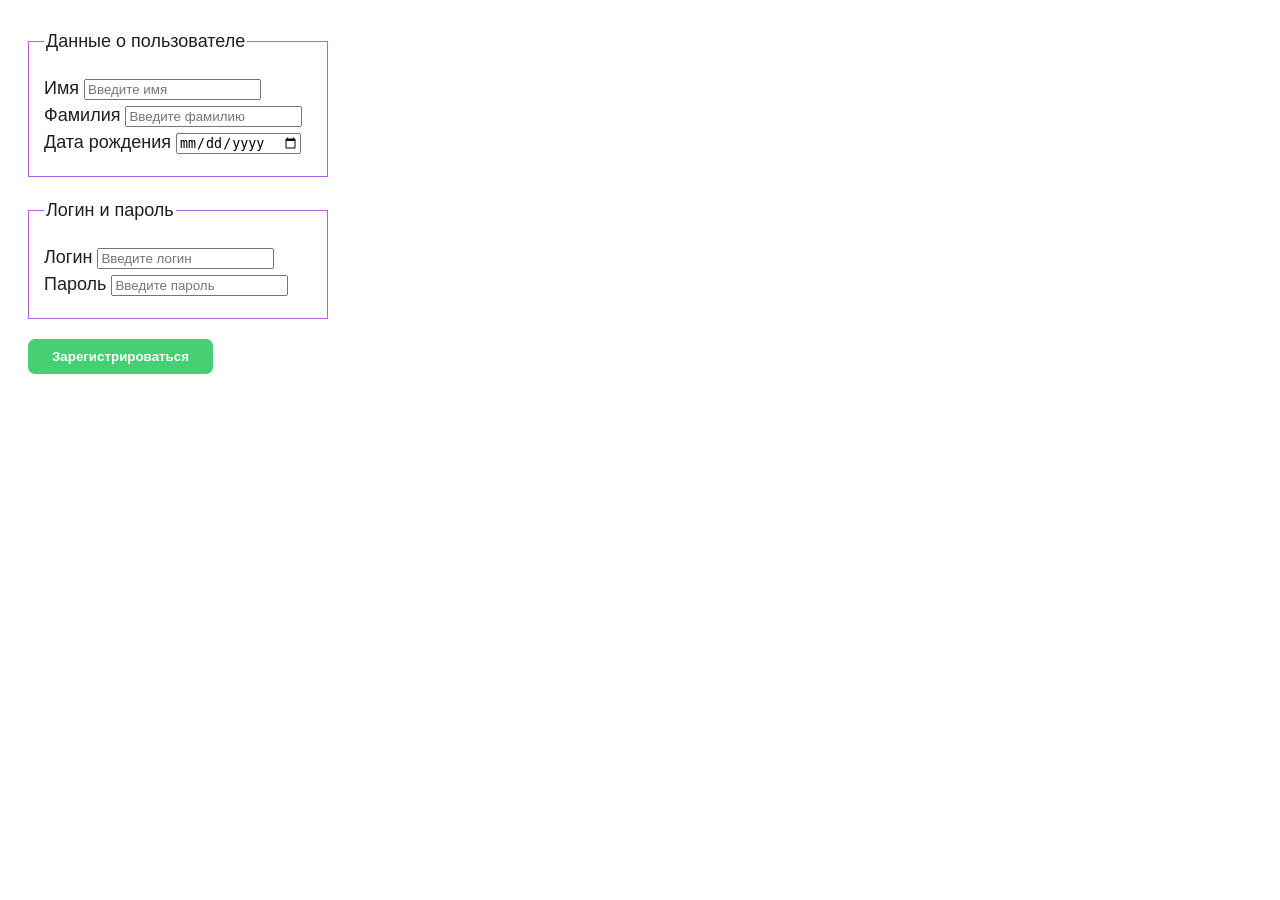
<file: lesson10_1/index.html>
<!DOCTYPE html>
<html lang="ru">
<head>
    <meta charset="UTF-8">
    <meta name="viewport" content="width=device-width, initial-scale=1.0">
    <title>Форма регистрации</title>
    <link rel="stylesheet" href="app.css">
</head>
<body>
    <form>
        <fieldset>
            <legend>Данные о пользователе</legend>
            <label>
                Имя
                <input type="text" name="name" placeholder="Введите имя">
            </label>
            <br>
            <label>
                Фамилия
                <input type="text" name="surname" placeholder="Введите фамилию">
            </label>
            <br>
            <label>
                Дата рождения
                <input type="date" name="date">
            </label>
        </fieldset>
        <fieldset>
            <legend>Логин и пароль</legend>
            <label>
                Логин
                <input type="text" name="login" placeholder="Введите логин">
            </label>
            <br>
            <label>
                Пароль
                <input type="text" name="password" placeholder="Введите пароль">
            </label>
        </fieldset>
        <button>Зарегистрироваться</button>
    </form>
</body>
</html>
</file>
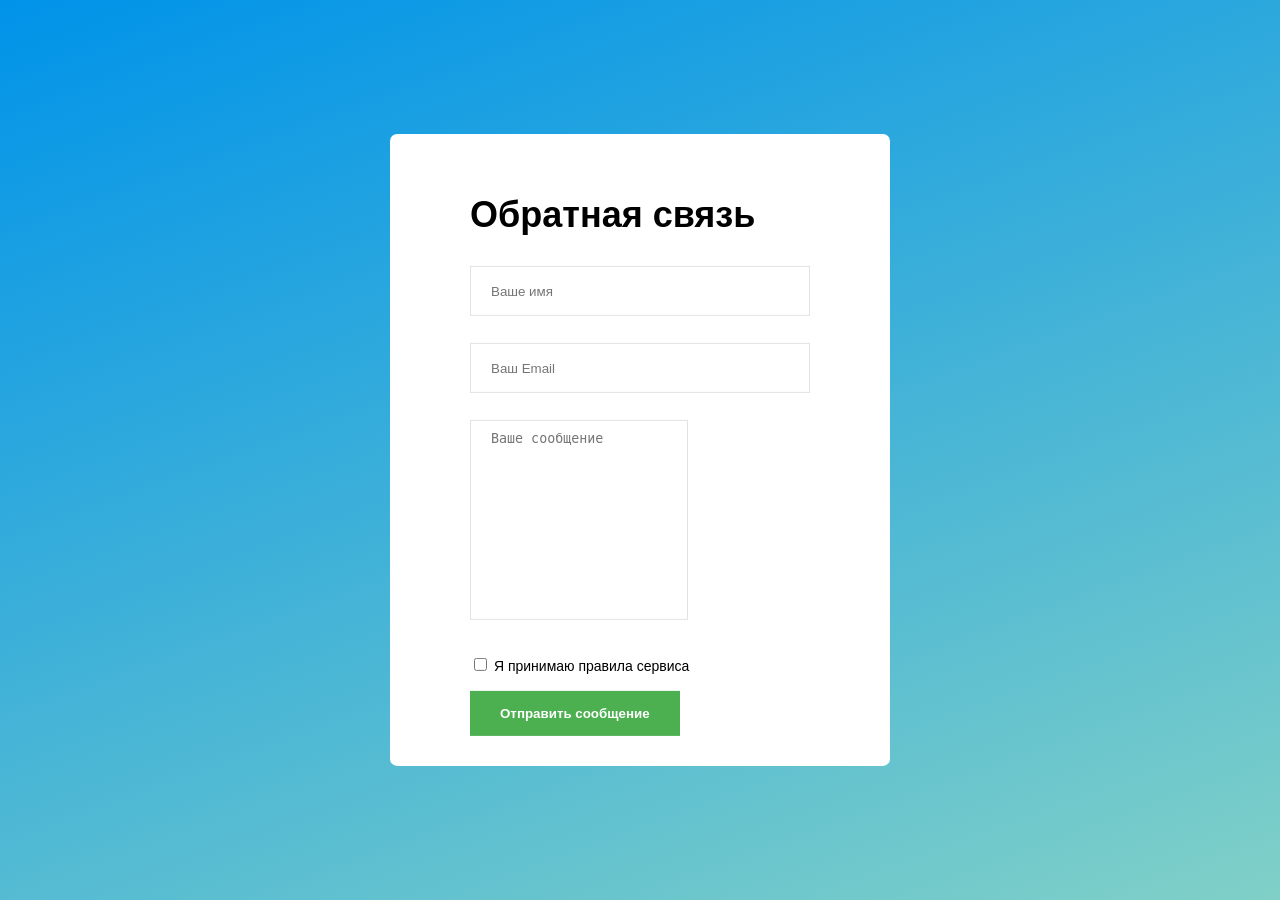
<file: lesson10_2/index.html>
<!DOCTYPE html>
<html lang="ru">
<head>
  <meta charset="UTF-8">
  <meta name="viewport" content="width=device-width, initial-scale=1.0">
  <title>Обратная связь</title>
  <link rel="stylesheet" href="app.css">
</head>
<body>
  <form class="block-center form">
    <!-- BEGIN (write your solution here) -->
      <h1>Обратная связь</h1>
      <div class="form-input mb-2">
        <input id="name" type="text"placeholder="Ваше имя">
        <label for="name" class="sr-only">Ваше имя</label>
      </div>
      <div class="form-input mb-2">
        <input id="email" type="text"placeholder="Ваш Email">
        <label for="email" class="sr-only">Ваш Email</label>
      </div>
      <div class="form-input mb-2">
        <label>
          <textarea placeholder="Ваше сообщение"></textarea>
        </label>
      </div>
      <div class="small mb-1">
        <label>
        <input type="checkbox" name="conditions" value="conditions">
        Я принимаю правила сервиса
      </label>
      </div>
    <!-- END -->
    <button class="btn btn-green">Отправить сообщение</button>
  </form>
</body>
</html>
</file>
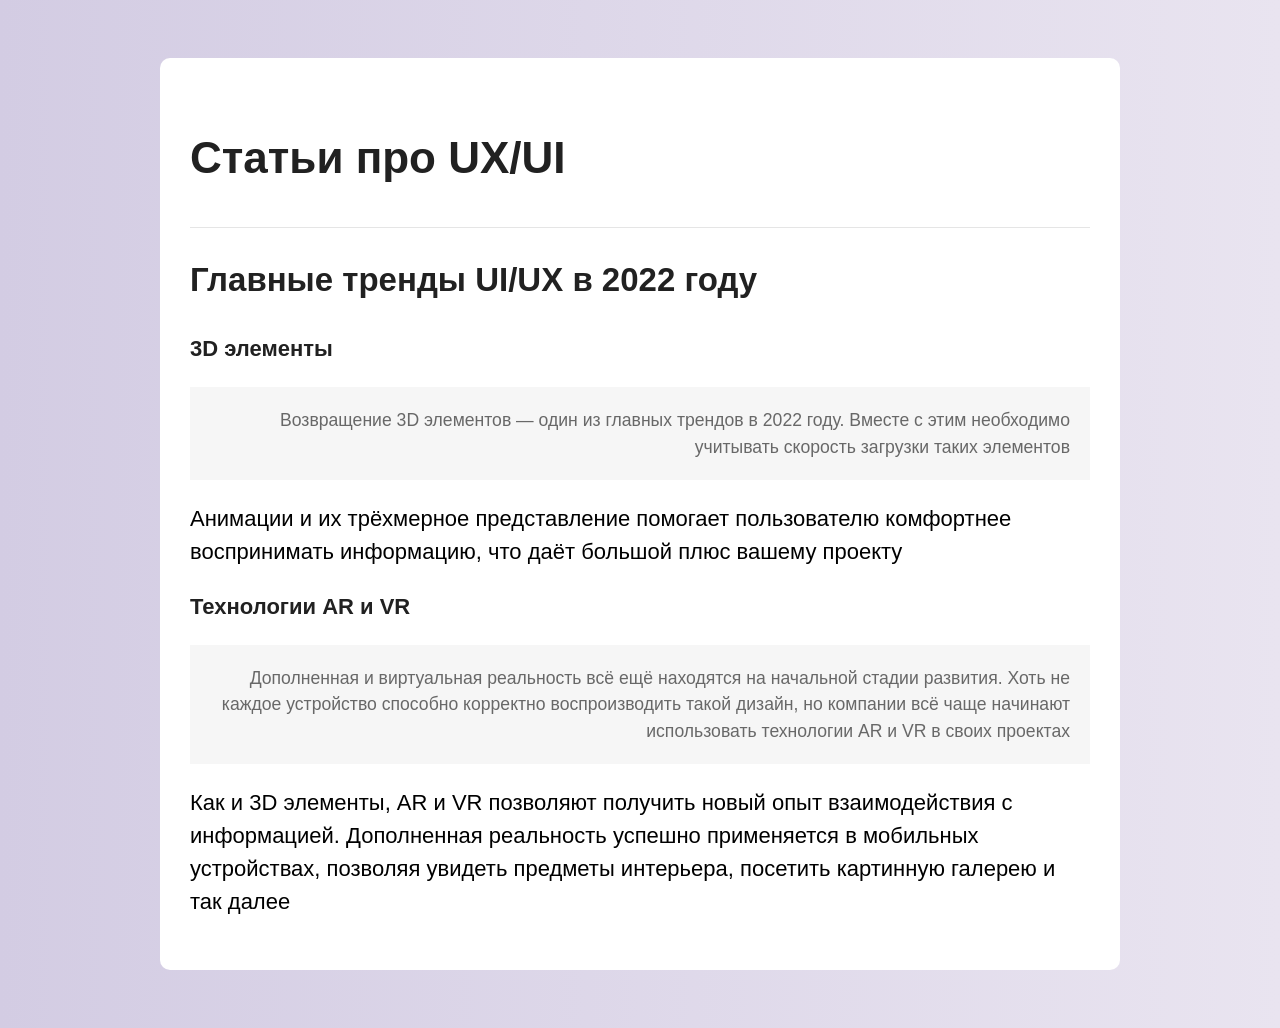
<file: lesson11_2/index.html>
<!DOCTYPE html>
<html lang="ru">
<head>
  <meta charset="UTF-8">
  <meta name="viewport" content="width=device-width, initial-scale=1.0">
  <link rel="stylesheet" href="app.css">
  <title>Статьи про UX/UI</title>
</head>
<body>
  <section class="articles">
    <h1>Статьи про UX/UI</h1>
    <article>
      <h2>Главные тренды UI/UX в 2022 году</h2>
      <h3>3D элементы</h3>
      <p>Возвращение 3D элементов — один из главных трендов в 2022 году. Вместе с этим необходимо учитывать скорость загрузки таких элементов</p>
      <p>Анимации и их трёхмерное представление помогает пользователю комфортнее воспринимать информацию, что даёт большой плюс вашему проекту</p>
      <h3>Технологии AR и VR</h3>
      <p>Дополненная и виртуальная реальность всё ещё находятся на начальной стадии развития. Хоть не каждое устройство способно корректно воспроизводить такой дизайн, но компании всё чаще начинают использовать технологии AR и VR в своих проектах</p>
      <p>Как и 3D элементы, AR и VR позволяют получить новый опыт взаимодействия с информацией. Дополненная реальность успешно применяется в мобильных устройствах, позволяя увидеть предметы интерьера, посетить картинную галерею и так далее</p>
    </article>
  </section>
</body>
</html>
</file>
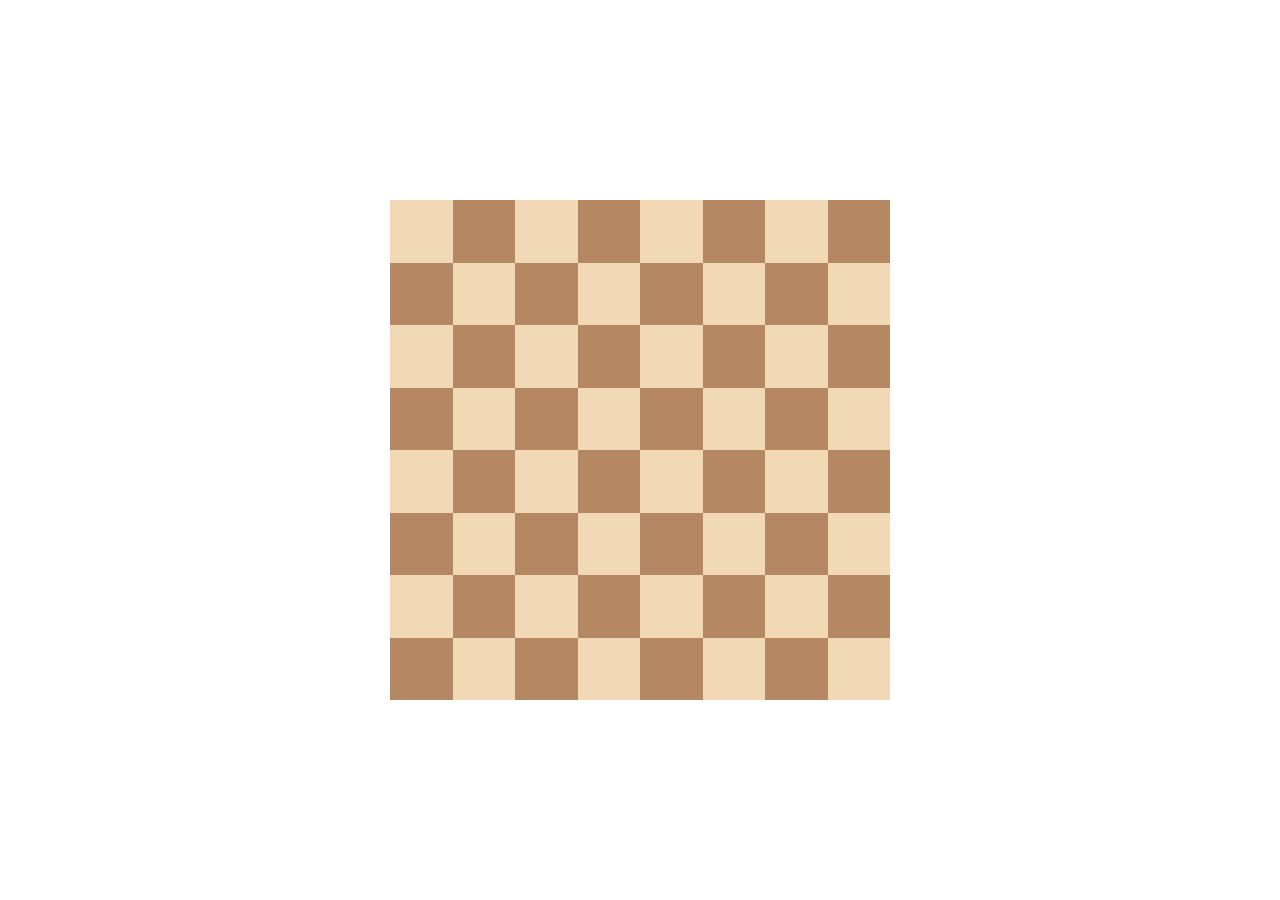
<file: lesson12_1/index.html>
<!DOCTYPE html>
<html lang="ru">
<head>
  <meta charset="UTF-8">
  <meta name="viewport" content="width=device-width, initial-scale=1.0">
  <title>Шахматная доска</title>
  <link rel="stylesheet" href="app.css">
</head>
<body>
  <table class="chessboard">
    <tr class="one">
      <td></td>
      <td></td>
      <td></td>
      <td></td>
      <td></td>
      <td></td>
      <td></td>
      <td></td>
    </tr>
    <tr class="two">
      <td></td>
      <td></td>
      <td></td>
      <td></td>
      <td></td>
      <td></td>
      <td></td>
      <td></td>
    </tr>
    <tr class="three">
      <td></td>
      <td></td>
      <td></td>
      <td></td>
      <td></td>
      <td></td>
      <td></td>
      <td></td>
    </tr>
    <tr class="four">
      <td></td>
      <td></td>
      <td></td>
      <td></td>
      <td></td>
      <td></td>
      <td></td>
      <td></td>
    </tr>
    <tr class="five">
      <td></td>
      <td></td>
      <td></td>
      <td></td>
      <td></td>
      <td></td>
      <td></td>
      <td></td>
    </tr>
    <tr class="six">
      <td></td>
      <td></td>
      <td></td>
      <td></td>
      <td></td>
      <td></td>
      <td></td>
      <td></td>
    </tr>
    <tr class="seven">
      <td></td>
      <td></td>
      <td></td>
      <td></td>
      <td></td>
      <td></td>
      <td></td>
      <td></td>
    </tr>
    <tr class="eight">
      <td></td>
      <td></td>
      <td></td>
      <td></td>
      <td></td>
      <td></td>
      <td></td>
      <td></td>
    </tr>
  </table>
</body>
</html>
</file>
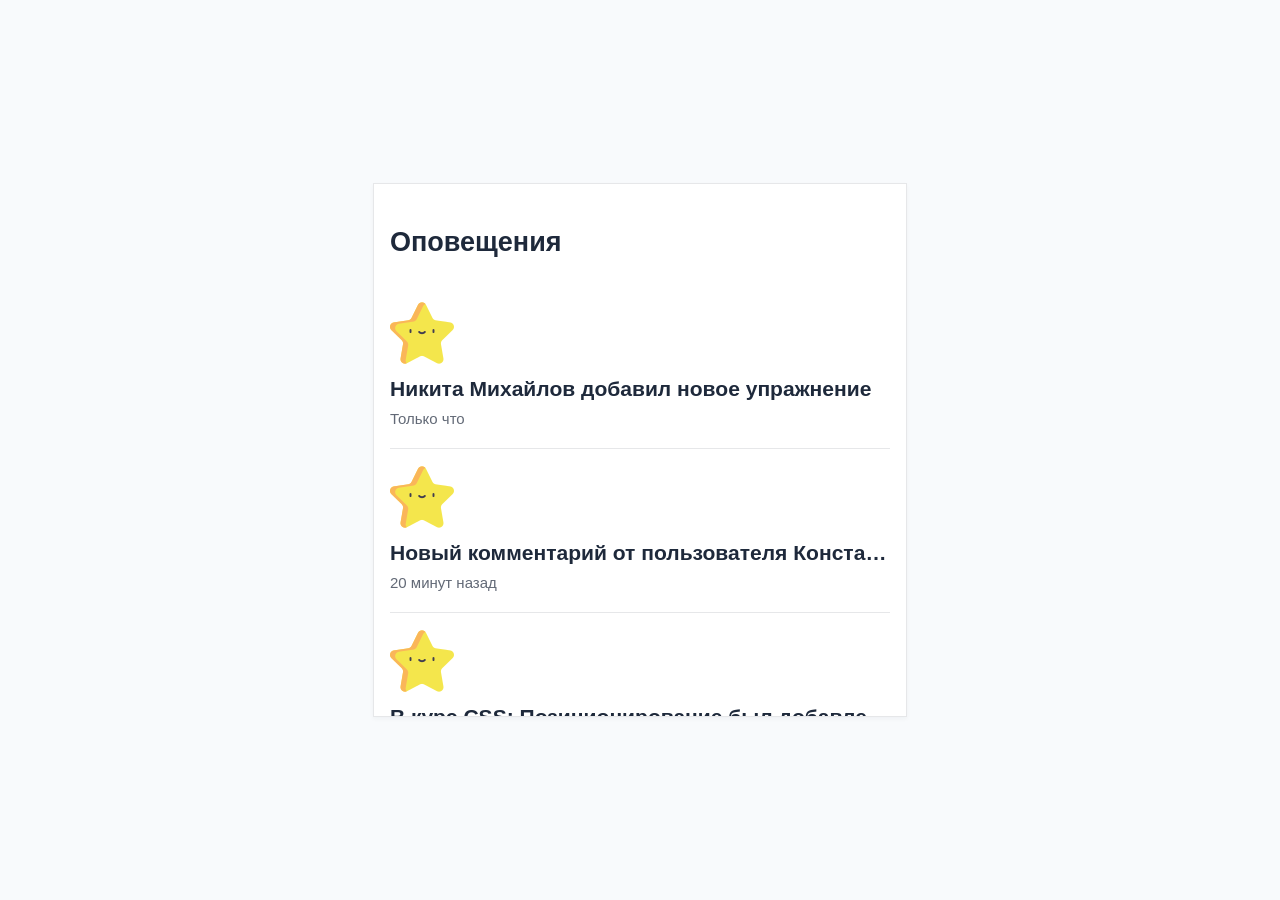
<file: lesson14_1/index.html>
<!DOCTYPE html>
<html lang="ru">
<head>
  <meta charset="UTF-8">
  <meta name="viewport" content="width=device-width, initial-scale=1.0">
  <title>Компонент «Оповещения»</title>
  <link rel="stylesheet" href="app.css">
</head>
<body>
  <section class="notifications">
    <h2>Оповещения</h2>
    <div class="notifications-item">
      <img src="../assets/star.png" alt="Уведомление">
      <div>
        <h3>Никита Михайлов добавил новое упражнение</h3>
        <p><small>Только что</small></p>
      </div>
    </div>
    <div class="notifications-item">
      <img src="../assets/star.png" alt="Уведомление">
      <div>
        <h3>Новый комментарий от пользователя Константин Константинопольский</h3>
        <p><small>20 минут назад</small></p>
      </div>
    </div>
    <div class="notifications-item">
      <img src="../assets/star.png" alt="Уведомление">
      <div>
        <h3>В курс <strong>CSS: Позиционирование</strong> был добавлен новый урок</h3>
        <p><small>8 часов назад</small></p>
      </div>
    </div>
    <div class="notifications-item">
      <img src="../assets/star.png" alt="Уведомление">
      <div>
        <h3>В блоге новая статья</h3>
        <p><small>вчера</small></p>
      </div>
    </div>
  </section>
</body>
</html>
</file>
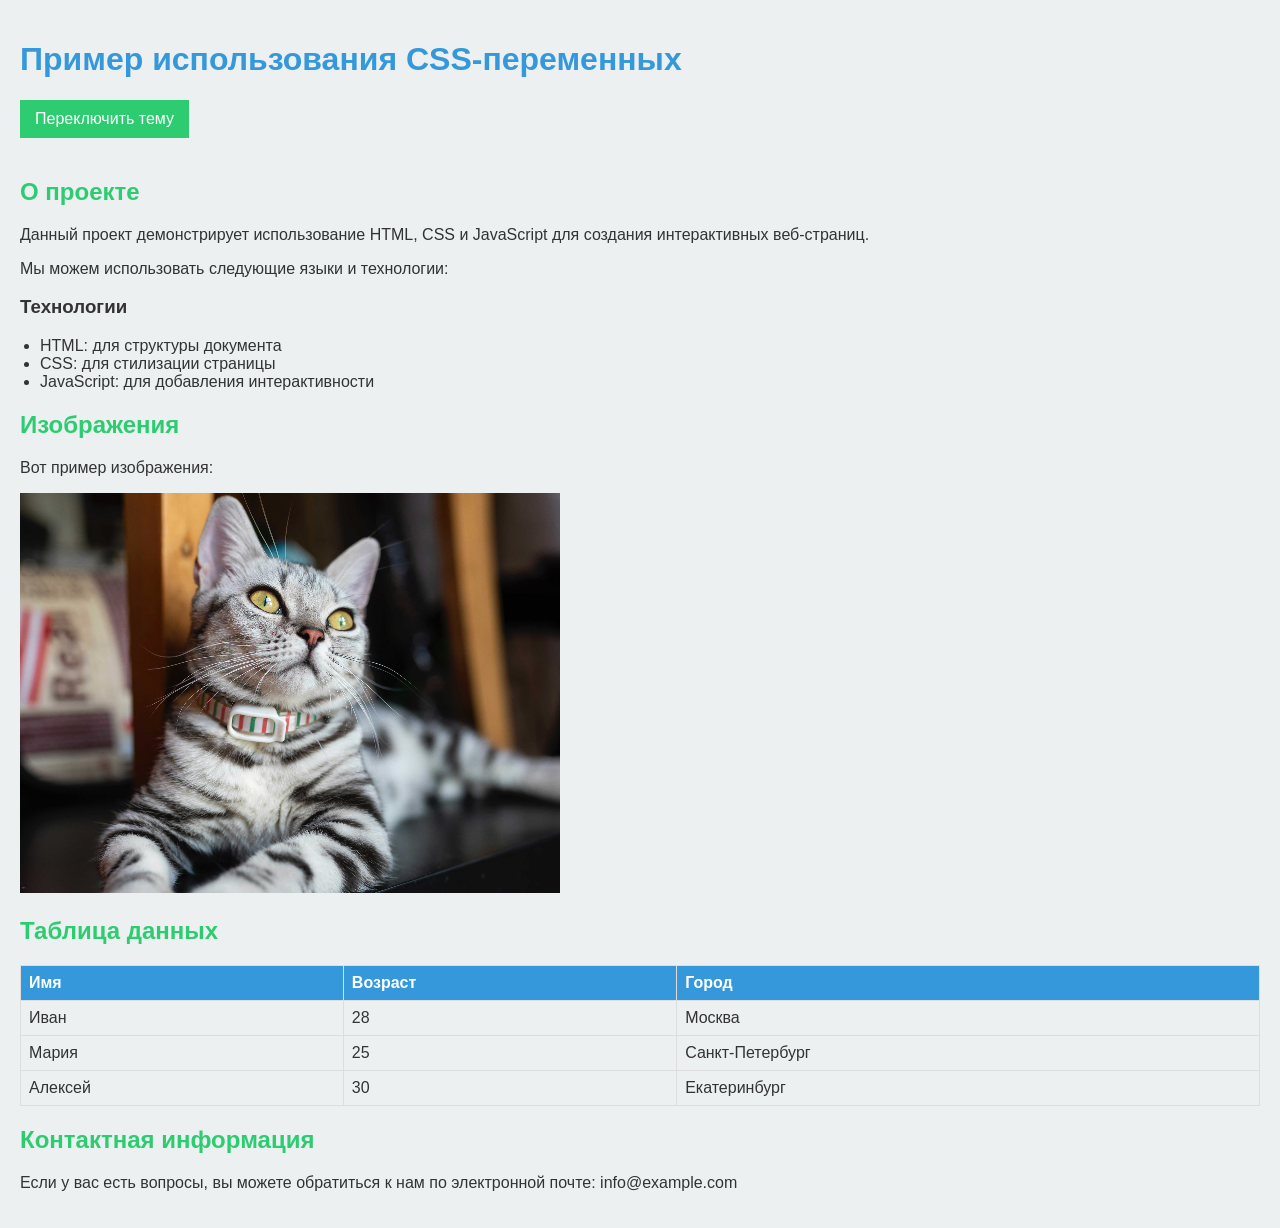
<file: lesson15/index.html>
<!DOCTYPE html>
<html lang="ru">
<head>
  <meta charset="UTF-8">
  <meta name="viewport" content="width=device-width, initial-scale=1.0">
  <title>Компонент «Оповещения»</title>
  <link rel="stylesheet" href="app.css">
</head>
<body>

  <h1>Пример использования CSS-переменных</h1>
  <button id="toggle-theme">Переключить тему</button>

  <h2>О проекте</h2>
  <p>Данный проект демонстрирует использование HTML, CSS и JavaScript для создания интерактивных веб-страниц.</p>
  <p>Мы можем использовать следующие языки и технологии:</p>

  <h3>Технологии</h3>
  <ul>
      <li>HTML: для структуры документа</li>
      <li>CSS: для стилизации страницы</li>
      <li>JavaScript: для добавления интерактивности</li>
  </ul>

  <h2>Изображения</h2>
  <p>Вот пример изображения:</p>
  <img src="../assets/cat.png" alt="Пример изображения" />

  <h2>Таблица данных</h2>
  <table>
      <tr>
          <th>Имя</th>
          <th>Возраст</th>
          <th>Город</th>
      </tr>
      <tr>
          <td>Иван</td>
          <td>28</td>
          <td>Москва</td>
      </tr>
      <tr>
          <td>Мария</td>
          <td>25</td>
          <td>Санкт-Петербург</td>
      </tr>
      <tr>
          <td>Алексей</td>
          <td>30</td>
          <td>Екатеринбург</td>
      </tr>
  </table>

  <h2>Контактная информация</h2>
  <p>Если у вас есть вопросы, вы можете обратиться к нам по электронной почте: info@example.com</p>

  <script src="index.js"></script>
</body>
</html>
</file>
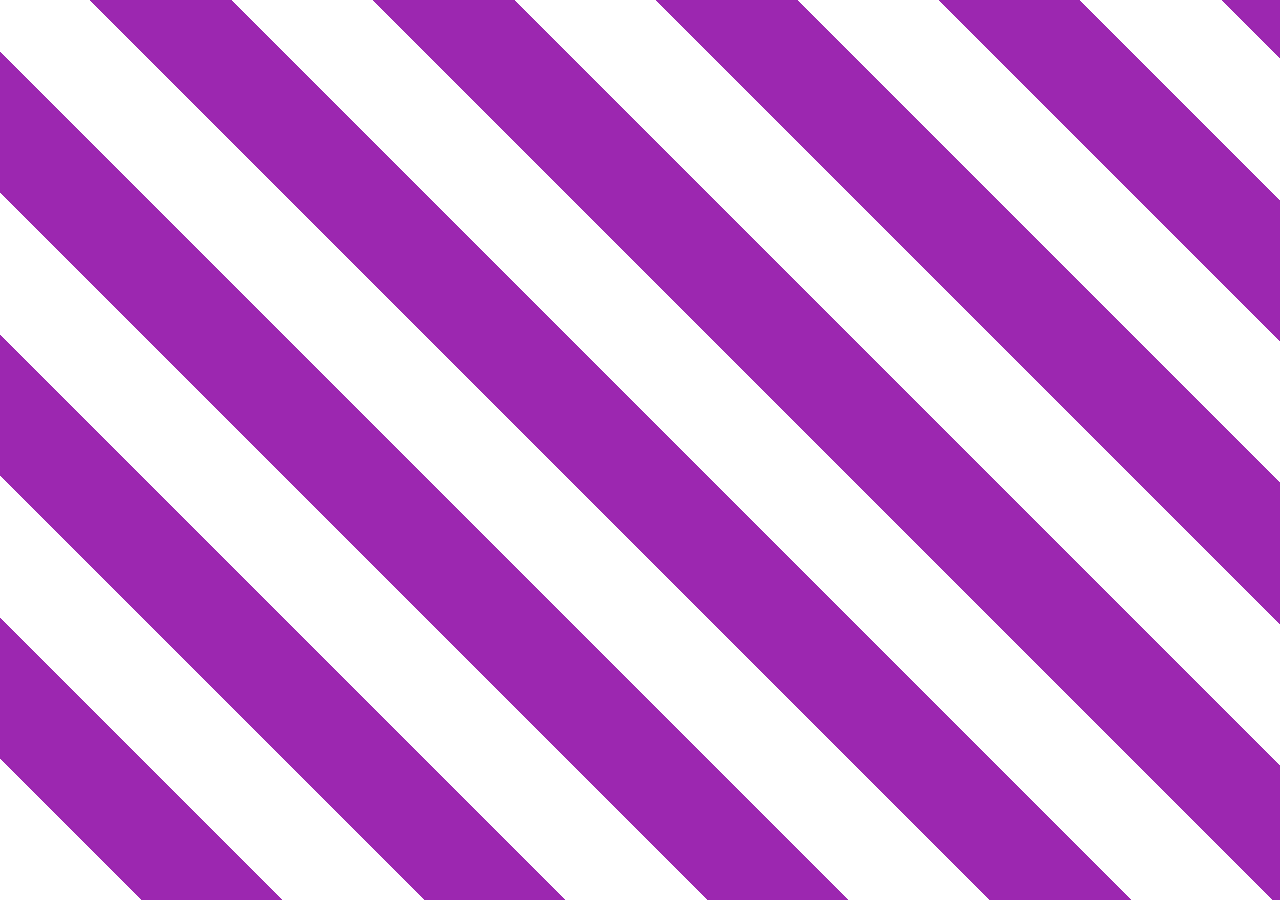
<file: lesson17/index.html>
<!DOCTYPE html>
<html lang="en">
<head>
  <meta charset="UTF-8">
  <meta name="viewport" content="width=device-width, initial-scale=1.0">
  <link rel="stylesheet" href="app.css">
  <title>Pattern</title>
</head>
<body>
</body>
</html>
</file>
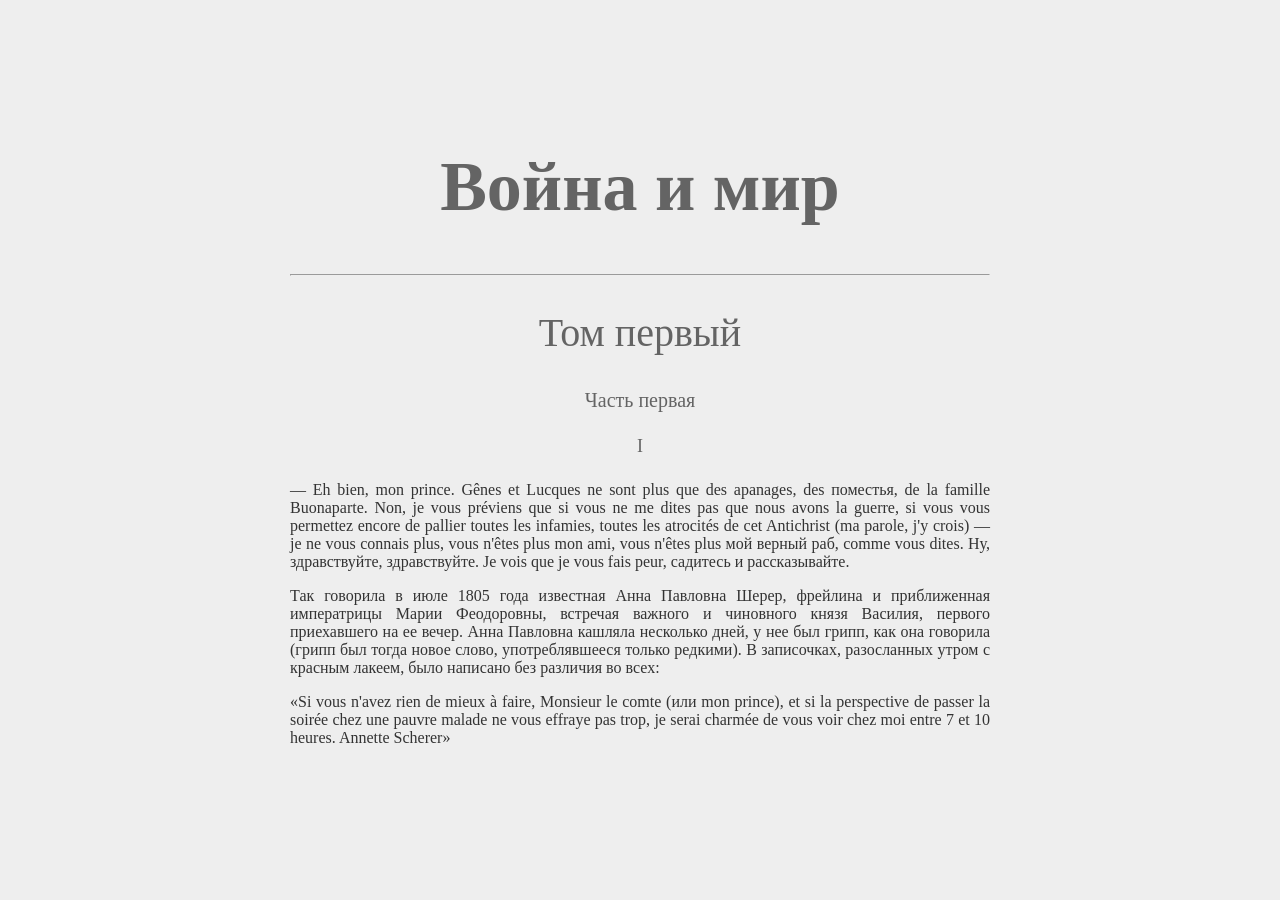
<file: lesson3/index.html>
<!DOCTYPE html>
<html lang="ru">
<head>
  <meta charset="UTF-8">
  <meta name="viewport" content="width=device-width, initial-scale=1.0">
  <link rel="stylesheet" href="app.css">
  <title>Л. Н. Толстой — Война и мир</title>
</head>
<body>
  <!-- BEGIN (write your solution here) -->
  <h1 class="zagolovok puk1">Война и мир</h1>
  <hr>
  <h2 class="zagolovok">Том первый</h2>
  <h3 class="zagolovok">Часть первая</h3>
  <h4 class="zagolovok puk4">I</h4>
  <p>— Eh bien, mon prince. Gênes et Lucques ne sont plus que des apanages, des поместья, de la famille Buonaparte. Non, je vous préviens que si vous ne me dites pas que nous avons la guerre, si vous vous permettez encore de pallier toutes les infamies, toutes les atrocités de cet Antichrist (ma parole, j'y crois) — je ne vous connais plus, vous n'êtes plus mon ami, vous n'êtes plus мой верный раб, comme vous dites. Ну, здравствуйте, здравствуйте. Je vois que je vous fais peur, садитесь и рассказывайте.</p>
  <p>Так говорила в июле 1805 года известная Анна Павловна Шерер, фрейлина и приближенная императрицы Марии Феодоровны, встречая важного и чиновного князя Василия, первого приехавшего на ее вечер. Анна Павловна кашляла несколько дней, у нее был грипп, как она говорила (грипп был тогда новое слово, употреблявшееся только редкими). В записочках, разосланных утром с красным лакеем, было написано без различия во всех:</p>
  <p>«Si vous n'avez rien de mieux à faire, Monsieur le comte (или mon prince), et si la perspective de passer la soirée chez une pauvre malade ne vous effraye pas trop, je serai charmée de vous voir chez moi entre 7 et 10 heures. Annette Scherer»</p>
  <!-- END -->
</body>
</html>
</file>
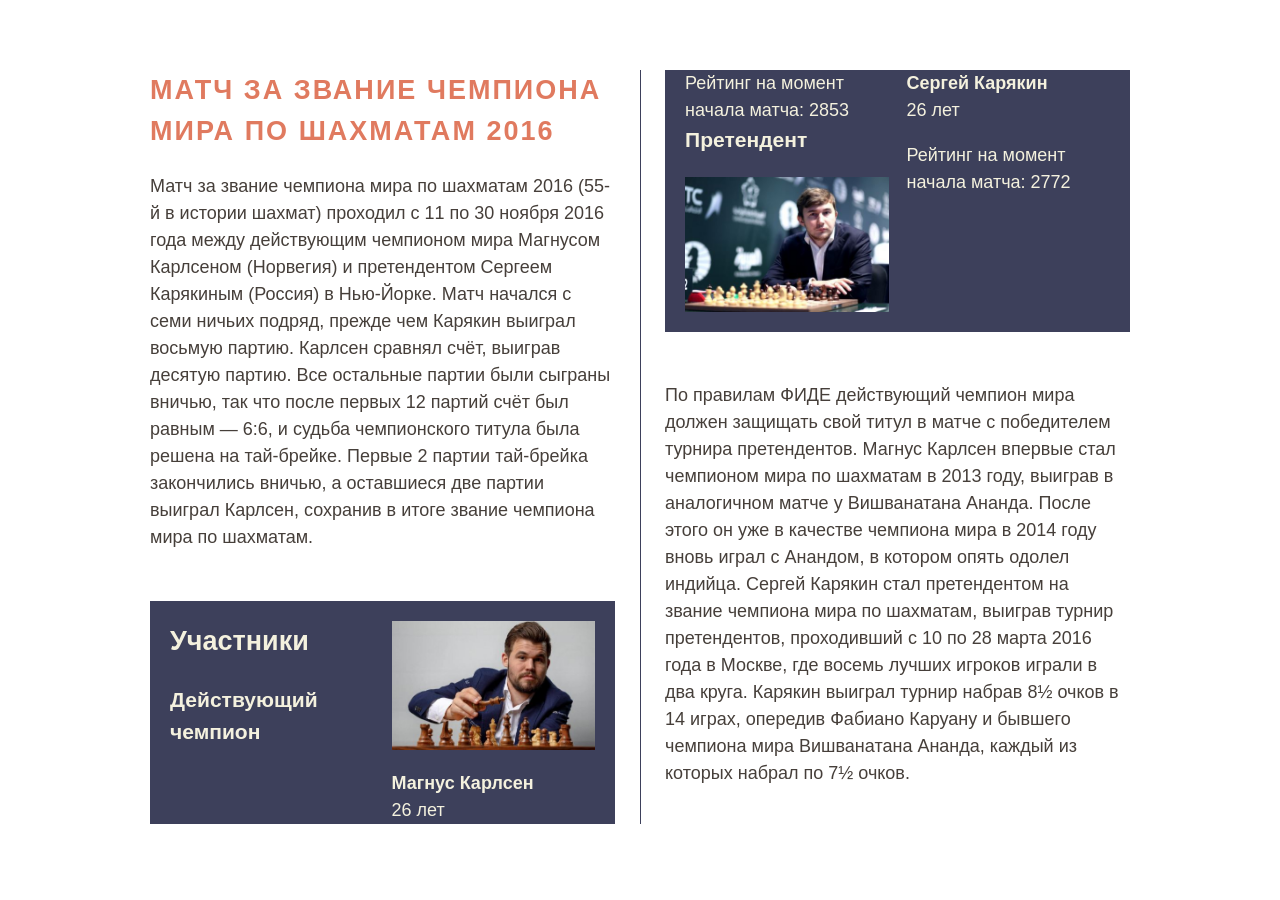
<file: lesson6/index.html>
<!DOCTYPE html>
<html lang="ru">
<head>
  <meta charset="UTF-8">
  <meta name="viewport" content="width=device-width, initial-scale=1.0">
  <link rel="stylesheet" href="app.css">
  <title>Матч за звание чемпиона мира по шахматам 2016</title>
</head>
<body>
  <article class="article">
    <!-- BEGIN (write your solution here) -->
    <h1>Матч за звание чемпиона мира по шахматам 2016</h1>
    <p>Матч за звание чемпиона мира по шахматам 2016 (55-й в истории шахмат) проходил с 11 по 30 ноября 2016 года между действующим чемпионом мира Магнусом Карлсеном (Норвегия) и претендентом Сергеем Карякиным (Россия) в Нью-Йорке. Матч начался с семи ничьих подряд, прежде чем Карякин выиграл восьмую партию. Карлсен сравнял счёт, выиграв десятую партию. Все остальные партии были сыграны вничью, так что после первых 12 партий счёт был равным — 6:6, и судьба чемпионского титула была решена на тай-брейке. Первые 2 партии тай-брейка закончились вничью, а оставшиеся две партии выиграл Карлсен, сохранив в итоге звание чемпиона мира по шахматам.</p>
    <!-- END -->
    <section class="applicants">
      <h2 class="applicants-header">Участники</h2>

      <div class="member">
        <h3>Действующий чемпион</h3>
        <img src="../assets/magnus.jpg" alt="Магнус Карлсен">
        <p class="member-name">Магнус Карлсен</p>
        <p>26 лет</p>
        <p>Рейтинг на момент начала матча: 2853</p>
      </div>

      <div class="member">
        <h3>Претендент</h3>
        <img src="../assets/karyakin.jpg" alt="Сергей Карякин">
        <p class="member-name">Сергей Карякин</p>
        <p>26 лет</p>
        <p>Рейтинг на момент начала матча: 2772</p>
      </div>
    </section>
    <!-- BEGIN (write your solution here) -->
    <p>По правилам ФИДЕ действующий чемпион мира должен защищать свой титул в матче с победителем турнира претендентов. Магнус Карлсен впервые стал чемпионом мира по шахматам в 2013 году, выиграв в аналогичном матче у Вишванатана Ананда. После этого он уже в качестве чемпиона мира в 2014 году вновь играл с Анандом, в котором опять одолел индийца. Сергей Карякин стал претендентом на звание чемпиона мира по шахматам, выиграв турнир претендентов, проходивший с 10 по 28 марта 2016 года в Москве, где восемь лучших игроков играли в два круга. Карякин выиграл турнир набрав 8½ очков в 14 играх, опередив Фабиано Каруану и бывшего чемпиона мира Вишванатана Ананда, каждый из которых набрал по 7½ очков.</p>
    <!-- END -->
  </article>
</body>
</html>
</file>
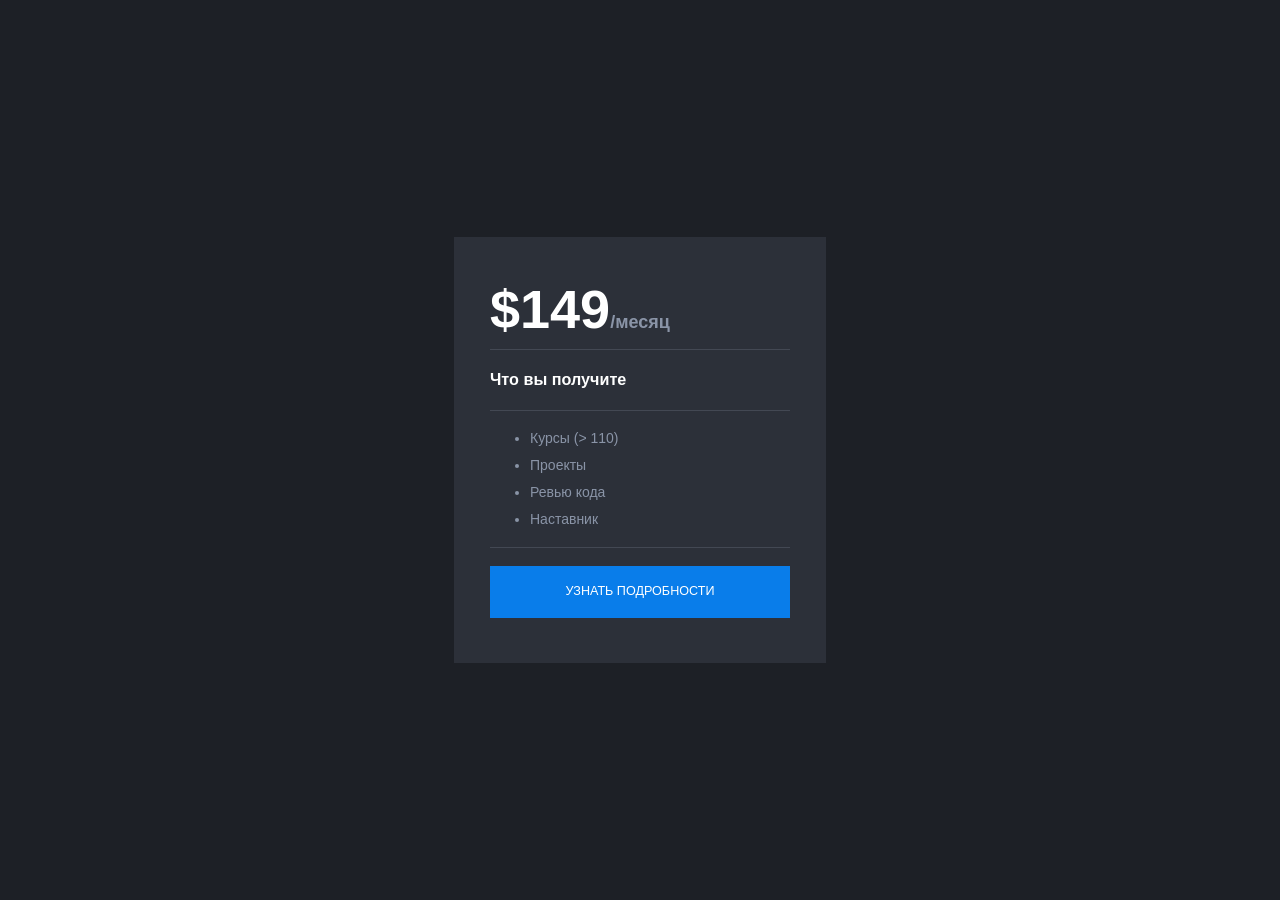
<file: lesson7/index.html>
<!DOCTYPE html>
<html lang="ru">
<head>
  <meta charset="UTF-8">
  <meta name="viewport" content="width=device-width, initial-scale=1.0">
  <link rel="stylesheet" href="app.css">
  <title>Hexlet Price</title>
</head>
<body>
  <div class="card">
    <h2 class="price border-bottom"><span>$149</span>/месяц</h2>
    <h3 class="border-bottom">Что вы получите</h3>
    <ul class="card-list border-bottom">
      <li>Курсы (&gt; 110)</li>
      <li>Проекты</li>
      <li>Ревью кода</li>
      <li>Наставник</li>
    </ul>
    <a href="#" class="btn btn-blue mt-1">Узнать подробности</a>
  </div>
</body>
</html>
</file>
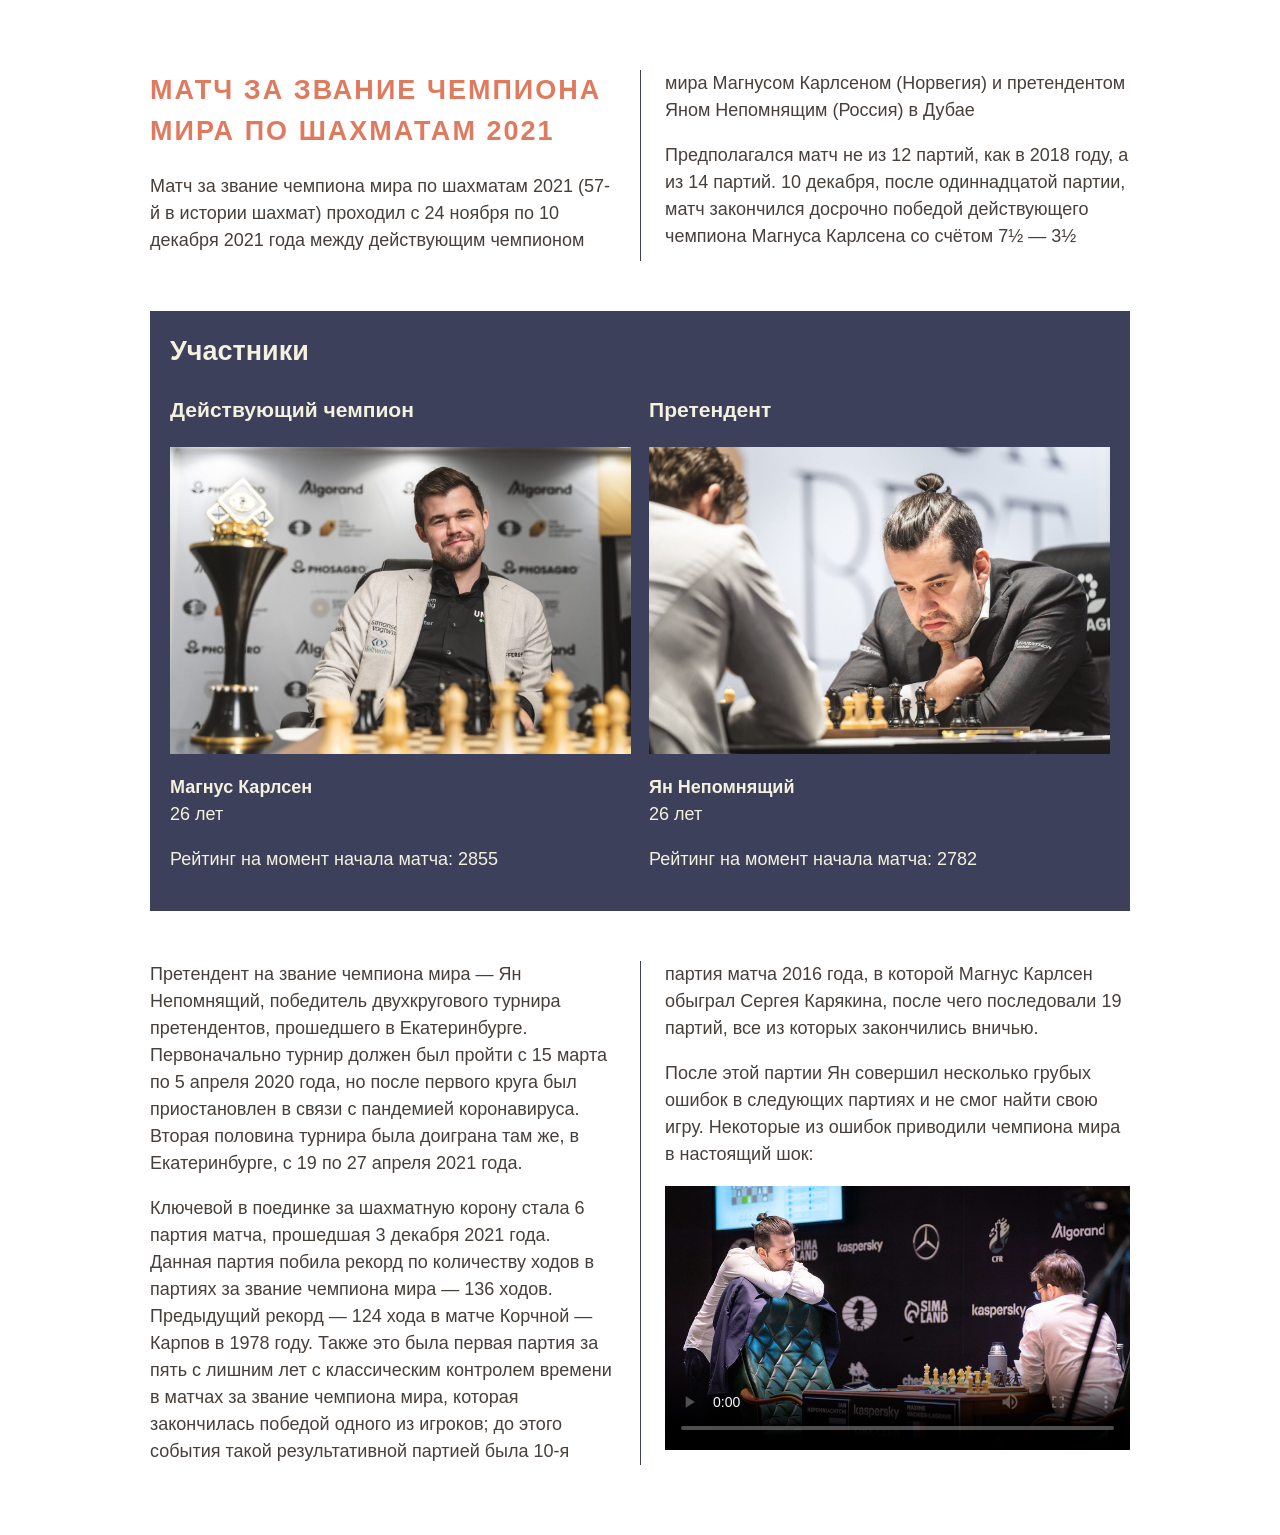
<file: lesson8/index.html>
<!DOCTYPE html>
<html lang="ru">
<head>
  <meta charset="UTF-8">
  <meta name="viewport" content="width=device-width, initial-scale=1.0">
  <link rel="stylesheet" href="app.css">
  <title>Матч за звание чемпиона мира по шахматам 2021</title>
</head>
<body>
  <article class="article">
    <h1>Матч за звание чемпиона мира по шахматам 2021</h1>
    <p>Матч за звание чемпиона мира по шахматам 2021 (57-й в истории шахмат) проходил с 24 ноября по 10 декабря 2021 года между действующим чемпионом мира Магнусом Карлсеном (Норвегия) и претендентом Яном Непомнящим (Россия) в Дубае</p>
    <p>Предполагался матч не из 12 партий, как в 2018 году, а из 14 партий. 10 декабря, после одиннадцатой партии, матч закончился досрочно победой действующего чемпиона Магнуса Карлсена со счётом 7½ — 3½</p>
    <section class="applicants">
      <h2 class="applicants-header">Участники</h2>
      <!-- BEGIN (write your solution here) -->
      <div class="member">
        <h3>Действующий чемпион</h3>
        <img src="../assets/magnus2.jpg" alt="Магнус Карлсен">
        <p class="member-name">Магнус Карлсен</p>
        <p>26 лет</p>
        <p>Рейтинг на момент начала матча: 2855</p>
      </div>

      <div class="member">
        <h3>Претендент</h3>
        <img src="../assets/nepomniachtchi.jpg" alt="Ян Непомнящий">
        <p class="member-name">Ян Непомнящий</p>
        <p>26 лет</p>
        <p>Рейтинг на момент начала матча: 2782</p>
      </div>
      <!-- END -->
    </section>

    <p>Претендент на звание чемпиона мира — Ян Непомнящий, победитель двухкругового турнира претендентов, прошедшего в Екатеринбурге. Первоначально турнир должен был пройти с 15 марта по 5 апреля 2020 года, но после первого круга был приостановлен в связи с пандемией коронавируса. Вторая половина турнира была доиграна там же, в Екатеринбурге, с 19 по 27 апреля 2021 года.</p>
    <p>Ключевой в поединке за шахматную корону стала 6 партия матча, прошедшая 3 декабря 2021 года. Данная партия побила рекорд по количеству ходов в партиях за звание чемпиона мира — 136 ходов. Предыдущий рекорд — 124 хода в матче Корчной — Карпов в 1978 году. Также это была первая партия за пять с лишним лет с классическим контролем времени в матчах за звание чемпиона мира, которая закончилась победой одного из игроков; до этого события такой результативной партией была 10-я партия матча 2016 года, в которой Магнус Карлсен обыграл Сергея Карякина, после чего последовали 19 партий, все из которых закончились вничью.</p>
    <p>После этой партии Ян совершил несколько грубых ошибок в следующих партиях и не смог найти свою игру. Некоторые из ошибок приводили чемпиона мира в настоящий шок:</p>
    <!-- BEGIN (write your solution here) -->
    <video class="w-100" controls poster="../assets/poster.jpg" 
    src="../assets/magnus-after-mistake.mp4" type="mistake/mp4"
    </video>
    <!-- END -->
  </article>
</body>
</html>
</file>
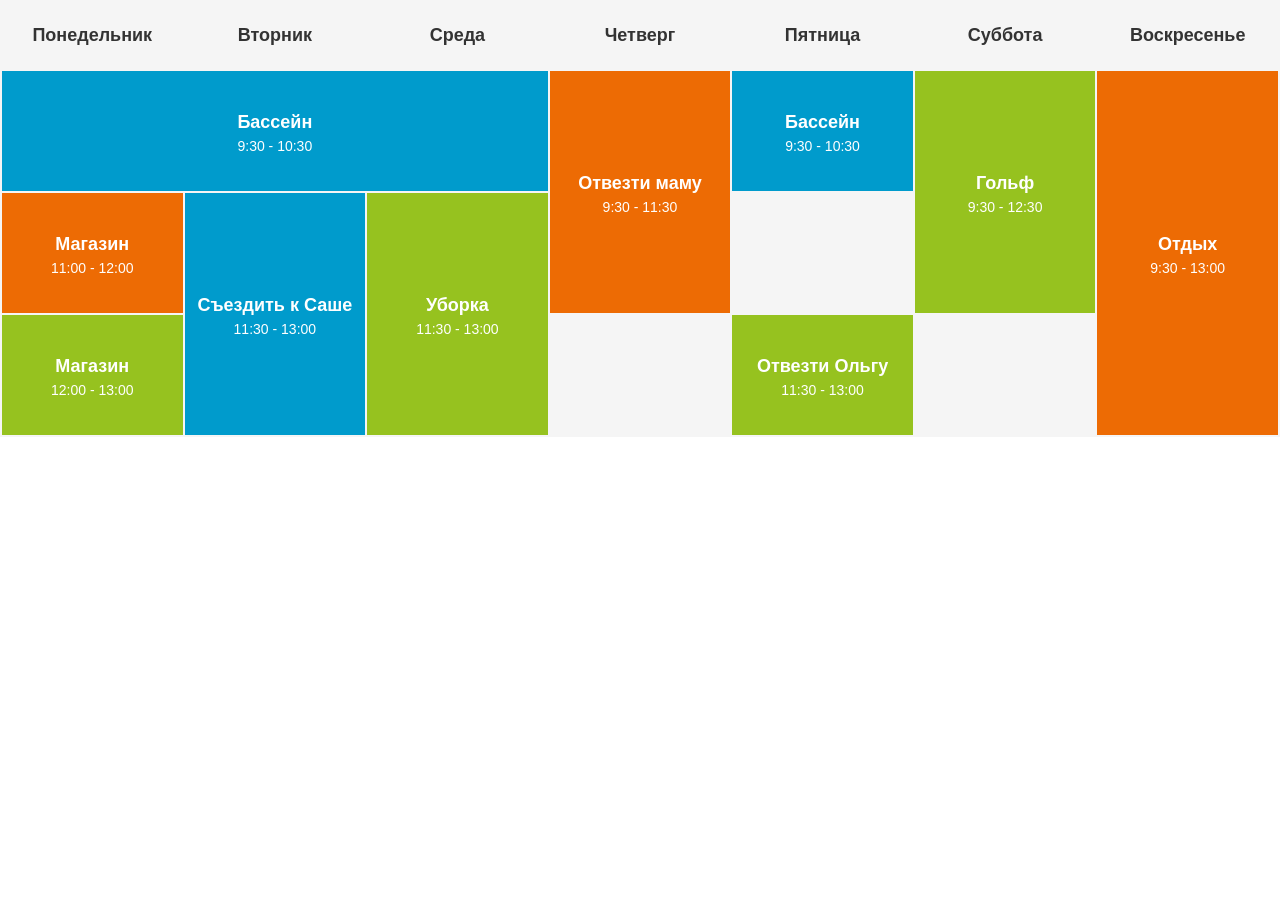
<file: lesson9/index.html>
<!DOCTYPE html>
<html lang="ru">
<head>
  <meta charset="UTF-8">
  <meta name="viewport" content="width=device-width, initial-scale=1.0">
  <title>Список дел на неделю</title>
  <link rel="stylesheet" href="app.css">
</head>
<body>
  <table class="todo-table">
    <thead>
    <!-- BEGIN (write your solution here) -->
      <tr>
        <th>Понедельник</th>
        <th>Вторник</th>
        <th>Среда</th>
        <th>Четверг</th>
        <th>Пятница</th>
        <th>Суббота</th>
        <th>Воскресенье</th>
      </tr>
    <!-- END -->
    </thead>
    <tbody>
      <!-- BEGIN (write your solution here) -->
      <tr>
        <td colspan="3" class="bg-blue">
            <p class="todo-name">Бассейн</p>
            <p class="todo-time">9:30 - 10:30</p></td>
        <td rowspan="2" class="bg-orange">
            <p class="todo-name">Отвезти маму</p>
            <p class="todo-time">9:30 - 11:30</p></td>
        <td class="bg-blue">
            <p class="todo-name">Бассейн</p>
            <p class="todo-time">9:30 - 10:30</p></td>
        <td rowspan="2" class="bg-green">
            <p class="todo-name">Гольф</p>
            <p class="todo-time">9:30 - 12:30</p></td>
        <td rowspan="3" class="bg-orange">
            <p class="todo-name">Отдых</p>
            <p class="todo-time">9:30 - 13:00</p></td>
      </tr>
      <tr>
        <td class="bg-orange">
            <p class="todo-name">Магазин</p>
            <p class="todo-time">11:00 - 12:00</p></td>
        <td rowspan="2" class="bg-blue">
            <p class="todo-name">Съездить к Саше</p>
            <p class="todo-time">11:30 - 13:00</p></td>
        <td rowspan="2" class="bg-green">
            <p class="todo-name">Уборка</p>
            <p class="todo-time">11:30 - 13:00</p></td>
        <td></td>
      </tr>
      <tr>
        <td class="bg-green">
            <p class="todo-name">Магазин</p>
            <p class="todo-time">12:00 - 13:00</p></td>
        <td></td>
        <td class="bg-green">
            <p class="todo-name">Отвезти Ольгу</p>
            <p class="todo-time">11:30 - 13:00</p></td>
        <td></td>
      </tr>
      <!-- END -->
    </tbody>
  </table>
</body>
</html>
</file>
<file: lesson10_1/app.css>
body {
  padding: 20px;

  color: #1e1f26;
  font: 18px/1.5 sans-serif;
}

form {
  width: 300px;
}

fieldset {
  margin: 0 0 20px;
  padding: 20px 15px;

  border: 1px solid #ae63e4;
}

button {
  padding: 10px 24px;
  border: none;
  border-radius: 7px;

  color: #fff;
  font-weight: bold;

  background: #47cf73;

  cursor: pointer;
}
</file>
<file: lesson10_2/app.css>
body {
  width: 100vw;
  height: 100vh;
  margin: 0;

  font: 18px/1.5 sans-serif;

  background-color: #0093e9;
  background-image: linear-gradient(160deg, #0093e9 0%, #80d0c7 100%);
}

.form {
  box-sizing: border-box;
  width: 500px;
  padding: 30px 80px;

  background: #fff;

  border-radius: 7px;
}

/* BEGIN */

.form-input > * {
  display: block;
  width: 100%;
}

.form-input input,
.form-input textarea {
  box-sizing: border-box;
  height: 50px;
  padding: 10px 20px;

  border: 1px solid #e2e2e2;
}

.form-input textarea {
  height: 200px;

  resize: none;
}

/* END */

.btn {
  padding: 15px 30px;

  font-weight: bold;

  border: none;

  cursor: pointer;
}

.btn-green {
  color: #fff;

  background: #4caf50;
}

.block-center {
  position: absolute;
  top: 50%;
  left: 50%;

  transform: translate(-50%, -50%);
}

.mb-1 {
  margin-bottom: 1em;
}

.mb-2 {
  margin-bottom: 1.5em;
}

.small {
  font-size: 14px;
}

.sr-only {
  position: absolute;

  width: 1px;
  height: 1px;
  padding: 0;

  overflow: hidden;

  white-space: nowrap;

  border: 0;
}
</file>
<file: lesson11_2/app.css>
body {
  padding: 50px 0;

  font: 22px/1.5 sans-serif;

  background: #d3cce3;
  background: linear-gradient(to right, #d3cce3, #e9e4f0);
}

/* BEGIN (write your solution here) */
h1, h2, h3 {
  color: #212121;
}
/* END */

.articles {
  width: 900px;
  margin: 0 auto;
  padding: 30px;

  background: #fff;
  border-radius: 10px;
}

/* BEGIN (write your solution here) */
.articles h1 {
  font-size: 2em;
}

.articles h2 {
  font-size: 1.5em;
}

.articles h3 {
  font-size: 1em;
}

.articles article {
  border-top: 1px solid #e5e5e5;
}

.articles h3 + p {
  padding: 20px;
  color: #686868;
  text-align: right;
  font-size: 0.8em;
  background-color: #f6f6f6;
}

/* END */
</file>
<file: lesson12_1/app.css>
body {
  display: flex;
  align-items: center;
  justify-content: center;
  width: 100vw;
  height: 100vh;
  margin: 0;

  font: 18px/1.5 sans-serif;
}

.chessboard {
  width: 500px;
  height: 500px;

  background: #b58763;

  border-collapse: collapse;
}

/* BEGIN (write your solution here) */

.one td:nth-of-type(2n+1) {
  background: #f1d9b5;
}
.two td:nth-of-type(2n) {
  background: #f1d9b5;
}
.three td:nth-of-type(2n+1) {
  background: #f1d9b5;
}
.four td:nth-of-type(2n) {
  background: #f1d9b5;
}
.five td:nth-of-type(2n+1) {
  background: #f1d9b5;
}
.six td:nth-of-type(2n) {
  background: #f1d9b5;
}
.seven td:nth-of-type(2n+1) {
  background: #f1d9b5;
}
.eight td:nth-of-type(2n) {
  background: #f1d9b5;
}

/* END */
</file>
<file: lesson14_1/app.css>
body {
  display: flex;
  align-items: center;
  justify-content: center;
  width: 100vw;
  height: 100vh;
  margin: 0;

  color: #1e293b;
  font: 18px/1.5 sans-serif;

  background: #f8fafc;
}

small {
  color: #626976;
}

.notifications {
  width: 500px;
  height: 500px;
  padding: 1rem;

  /* BEGIN (write your solution here) */
  overflow-x: hidden;  /* можно вот так ->   overflow: auto; */
  /* END */

  background: #fff;
  border: 1px solid rgb(98 105 118 / 16%);
  box-shadow: rgb(30 41 59 / 4%) 0 2px 4px 0;
}

.notifications-item {
  padding: 1rem 0;

  border-bottom: 1px solid rgb(98 105 118 / 16%);
}

.notifications-item:last-child {
  padding-bottom: 0;

  border: none;
}

.notifications-item h3 {
  margin: 0;

  /* BEGIN (write your solution here) */
  overflow-x: hidden;
  white-space: nowrap;
  text-overflow: ellipsis;
  /* END */
}

.notifications-item p {
  margin: 0;
}
</file>
<file: lesson15/app.css>
/* BEGIN (write your solution here) */
:root {
--primary-color: #3498db;
--secondary-color: #2ecc71;
--font-color: #333;
--background-color: #ecf0f1;
}
.dark-theme{
--primary-color: #1abc9c;
--secondary-color: #3498db;
--font-color: #ecf0f1;
--background-color: #2c3e50;
}
/* END */

body {
  background-color: var(--background-color);
  color: var(--font-color);
  font-family: Arial, sans-serif;
  margin: 0;
  padding: 20px;
}

h1 {
  color: var(--primary-color);
}

h2 {
  color: var(--secondary-color);
}

button {
  background-color: var(--secondary-color);
  color: white;
  border: none;
  padding: 10px 15px;
  cursor: pointer;
  font-size: 16px;
  margin-bottom: 20px;
}

ul {
  list-style-type: disc;
  margin: 0;
  padding: 0 20px;
}

table {
  width: 100%;
  border-collapse: collapse;
  margin-top: 20px;
}

th, td {
  border: 1px solid #ddd;
  padding: 8px;
  text-align: left;
}

th {
  background-color: var(--primary-color);
  color: white;
}
</file>
<file: lesson17/app.css>
:root {
  --transparent: transparent;
  --purple: #9c27b0;
}

body {
  display: flex;
  align-items: center;
  justify-content: center;
  width: 100vw;
  height: 100vh;
  margin: 0;

  /* BEGIN (write your solution here) */
  background: repeating-linear-gradient(45deg, 
  var(--transparent), var(--transparent) 100px,
  var(--purple) 100px, var(--purple) 200px
  );
  /* END */
}
</file>
<file: lesson3/app.css>
body {
  width: 700px;
  margin: 0 auto;
  padding: 100px 0;

  font-family: serif;

  background-color: #eee;
}

/* BEGIN (write your solution here) */
.zagolovok {
    text-align: center;
    color: #646464;
    font-weight: normal;
}
.puk1 {
    font-weight: bold;
    font-size: 70px;
}
h2 {
    font-size: 40px;
}
h3 {
    font-size: 20px;
}
.puk4 {
    font-size: 18px;
}
p {
    text-align: justify;
    font-size: 16px;
    color: #333;
}
/* END */
</file>
<file: lesson6/app.css>
html {
  color: #463f3a;
  font: 18px/1.5 sans-serif;
}

body {
  width: 980px;
  margin: 0 auto;
  padding: 70px;
}

h1,
h2,
h3,
p {
  margin-top: 0;
}

h1 {
  color: #e07a5f;
  letter-spacing: 0.075em;
  text-transform: uppercase;
}

img {
  max-width: 100%;
  height: auto;

  vertical-align: middle;
}

.article {
  /* BEGIN (write your solution here) */
  column-count: 2;
  column-gap: 50px;
  column-rule: 1px solid #3d405b;
  /* END */
}

.applicants {
  margin: 50px 0;
  padding: 20px;

  color: #f4f1de;

  /* BEGIN (write your solution here) */
  column-count: 2;
  /* END */

  background: #3d405b;
}

.applicants-header {
  /* BEGIN (write your solution here) */
  
  /* END */
}

.member-name {
  margin: 20px 0 0;

  font-weight: bold;
}
</file>
<file: lesson7/app.css>
html {
  /* BEGIN (write your solution here) */
  font-size: 18px;
  line-height: 1.5em;
  font-family: sans-serif;
  background: #1d2026;
  color: #8a94a7;
  /* END */
}

body {
  display: flex;
  align-items: center;
  justify-content: center;

  /* BEGIN (write your solution here) */
  width: 100vw;
  height: 100vh;
  padding: 0;
  margin: 0;
  /* END */
}

h1,
h2,
h3 {
  /* BEGIN (write your solution here) */
  margin: 0;
  padding-top: 1em;
  padding-bottom: 1em;
  /* END */
}

ul {
  /* BEGIN (write your solution here) */
  margin: 0;
  padding-top: 1em;
  padding-bottom: 1em;
  /* END */
}

/* BEGIN (write your solution here) */
.card {
  width: 300px;
  padding: 2.5rem 2rem;
  background: #2c3039;
}
.card-list {
  font-size: 14px;
}
.price {
  font-size: 18px;
  line-height: 1em;
}
span {
  color: white;
  font-size: 3em;
}
h3 {
  color: white;
  font-size: 0.9em;
}
/* END */

.btn {
  display: block;
  padding: 1em 0;

  color: white;

  /* BEGIN (write your solution here) */
  font-size: 0.7rem;
  /* END */

  text-align: center;
  text-transform: uppercase;
  text-decoration: none;
}

.btn-blue {
  background-color: #097dea;
}

.mt-1 {
  margin-top: 1rem;
}

.border-bottom {
  border-bottom: 1px solid rgb(138 148 167 / 24%);
}
</file>
<file: lesson8/app.css>
html {
  color: #463f3a;
  font: 18px/1.5 sans-serif;
}

body {
  width: 980px;
  margin: 0 auto;
  padding: 70px;
}

h1,
h2,
h3,
p {
  margin-top: 0;
}

h1 {
  color: #e07a5f;
  letter-spacing: 0.075em;
  text-transform: uppercase;
}

img {
  max-width: 100%;
  height: auto;

  vertical-align: middle;
}

.article {
  column-count: 2;
  column-gap: 50px;
  column-rule: 1px solid #3d405b;
}

.applicants {
  margin: 50px 0;
  padding: 20px;

  color: #f4f1de;

  column-count: 2;
  column-span: all;

  background: #3d405b;
}

.applicants-header {
  column-span: all;
}

.member {
  break-inside: avoid;
}

.member-name {
  margin: 20px 0 0;

  font-weight: bold;
}

.w-100 {
  width: 100%;
}
</file>
<file: lesson9/app.css>
body {
  margin: 0;

  color: #333;
  font: 18px/1.5 sans-serif;
}

.bg-blue {
  color: #fff;

  background: #009bcc;
}

.bg-green {
  color: #fff;

  background: #96c21f;
}

.bg-orange {
  color: #fff;

  background: #ed6b04;
}

.todo-table {
  width: 100%;

  background: #f5f5f5;
}

.todo-table th {
  vertical-align: middle;
}

.todo-table td,
.todo-table th {
  width: 14%;
  padding: 20px 0;
}

.todo-table td {
  text-align: center;
}

.todo-name {
  margin-bottom: 0;

  font-weight: bold;
}

.todo-time {
  margin-top: 0;

  font-size: 14px;
}
</file>
